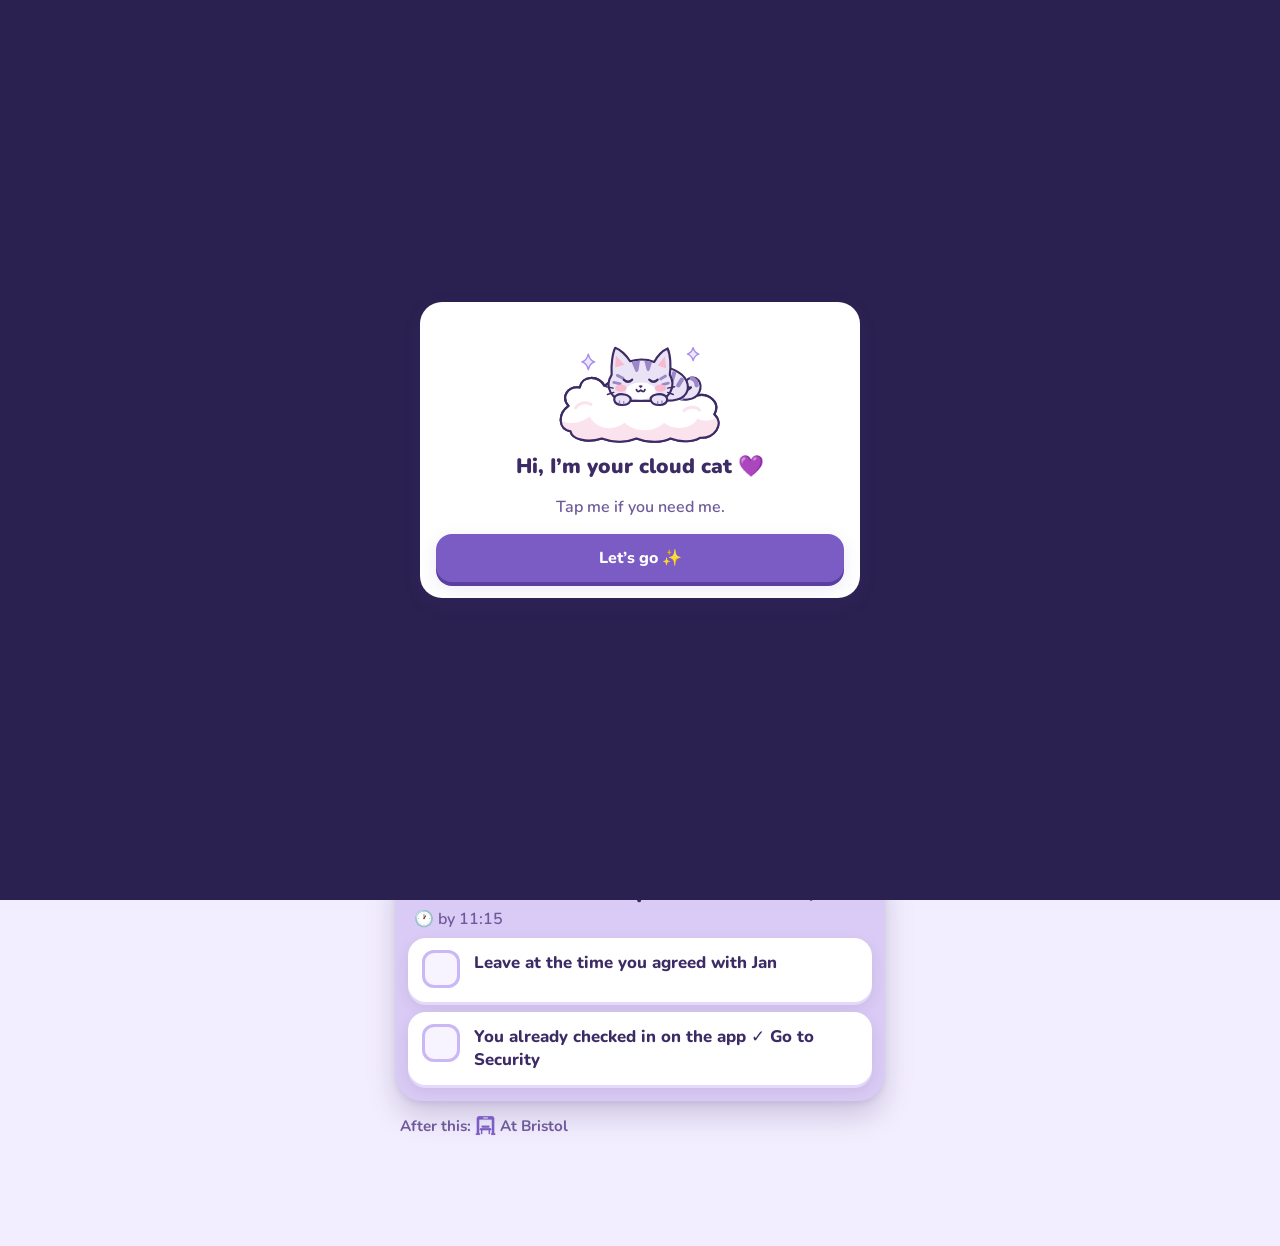
<file: index.html>
<!doctype html>
<html lang="en">
<head>
  <meta charset="utf-8" />
  <meta name="viewport" content="width=device-width, initial-scale=1, viewport-fit=cover" />
  <title>Cloud Cat</title>
  <meta name="description" content="A gentle step-by-step travel checklist with a little cloud cat." />
  <meta name="theme-color" content="#EDE6FF" />
  <meta name="color-scheme" content="light only" />
  <meta name="apple-mobile-web-app-capable" content="yes" />
  <meta name="apple-mobile-web-app-status-bar-style" content="default" />
  <meta name="apple-mobile-web-app-title" content="Cloud Cat" />
  <link rel="manifest" href="manifest.webmanifest" />
  <link rel="icon" href="assets/icon.svg" type="image/svg+xml" />
  <link rel="apple-touch-icon" href="icons/icon-180.png" />
  <link rel="preconnect" href="https://fonts.googleapis.com" />
  <link rel="preconnect" href="https://fonts.gstatic.com" crossorigin />
  <link href="https://fonts.googleapis.com/css2?family=Nunito:wght@500;700;800;900&display=swap" rel="stylesheet" />
  <link rel="stylesheet" href="styles.css" />
</head>
<body>
  <div id="sprite" hidden></div>

  <div id="app">
    <header class="sky" id="sky">
      <div class="sky-clouds" aria-hidden="true">
        <span class="puff p1"></span><span class="puff p2"></span>
      </div>
      <div class="stars-layer" id="stars" aria-hidden="true"></div>
      <nav class="section-pills" id="sectionPills" aria-label="Choose a day"></nav>
      <button class="cloudcat" id="cloudcat" aria-label="Tap the cat to pet him or get help"></button>
      <div class="bubble" id="bubble" role="status" aria-live="polite"></div>
      <div class="titles">
        <h1 id="title">Cloud Cat</h1>
        <p id="subtitle"></p>
      </div>
    </header>

    <div class="progress-wrap" id="progressWrap">
      <div class="progress" role="progressbar" aria-valuemin="0" aria-valuemax="100" id="progress">
        <div class="fill" id="fill"></div>
      </div>
      <div class="runner" id="runner" aria-hidden="true"></div>
      <span class="pct" id="pct">0%</span>
    </div>

    <main id="view" tabindex="-1"></main>

    <nav class="tabbar" aria-label="Main">
      <div id="toast" class="toast" role="status" aria-live="polite"></div>
      <button data-tab="today" class="on"><span>🏠</span>Today</button>
      <button data-tab="finished"><span>⭐</span>Finished</button>
      <button data-tab="wallet"><span>🎫</span>Wallet</button>
      <button data-tab="settings"><span>⚙️</span>Settings</button>
    </nav>
  </div>

  <div id="overlay" class="overlay" hidden></div>

  <script type="module" src="js/app.js"></script>
</body>
</html>
</file>
<file: styles.css>
/* ───────── Tokens ───────── */
:root {
  --bg: #F3EEFF;
  --sky-top: #E4D8FF;
  --sky-bot: #F6F1FF;
  --ink: #3D2B66;
  --ink-soft: #6E5A9A;
  --ink-faint: #9A8BC0;
  --card: #FFFFFF;
  --card-2: #F7F3FF;
  --line: #E3D9FA;
  --lav: #C9B8F5;
  --purple: #7B5CC4;
  --on-purple: #FFFFFF;
  --purple-press: #5B3FA0;
  --mint: #BDEBD8;
  --mint-deep: #54B78E;
  --calm: #EEE6FF;
  --info: #E6F0FF;
  --info-ink: #3F5C99;
  --if: #FFEDE6;
  --if-ink: #9A4F3A;
  --puff: .55;
  --icon: #7B5CC4;
  --panel: #D9CBF5;
  --panel-shadow: 0 14px 30px rgba(61, 43, 102, .22), 0 2px 6px rgba(61, 43, 102, .10);
  --shadow: 0 6px 18px rgba(86, 64, 150, .12);
  --press: 0 4px 0 #D9CCF6;
  --radius: 22px;
  --fs: 1;
  --run-dur: .7s;
  color-scheme: light only; /* always the lavender look; stops phones auto-darkening it */
}
:root[data-sky="night"] {
  --bg: #1C1733;
  --sky-top: #2A2150;
  --sky-bot: #1F1939;
  --ink: #F1EBFF;
  --ink-soft: #C8BBEB;
  --ink-faint: #8E80B8;
  --card: #2A2346;
  --card-2: #332A55;
  --line: #3F3466;
  --lav: #6E5AA8;
  --purple: #B49CF5;
  --on-purple: #1C1733;
  --purple-press: #6E58B0;
  --mint: #2F6B57;
  --mint-deep: #7DDBB4;
  --calm: #352C5C;
  --info: #26345A;
  --info-ink: #BFD3FF;
  --if: #4A2E33;
  --if-ink: #FFC9B8;
  --puff: .08;
  --icon: #C3AEF8;
  --panel: #17112B;
  --panel-shadow: 0 14px 30px rgba(0, 0, 0, .45), 0 2px 6px rgba(0, 0, 0, .3);
  --shadow: 0 6px 18px rgba(0, 0, 0, .35);
  --press: 0 4px 0 #151127;
  color-scheme: dark;
}
* { box-sizing: border-box; -webkit-tap-highlight-color: transparent; }
[hidden] { display: none !important; }
html { font-size: calc(16px * var(--fs)); background: var(--bg); }
body {
  margin: 0; background: var(--bg); color: var(--ink);
  font-family: Nunito, Quicksand, ui-rounded, system-ui, sans-serif; font-weight: 600;
  -webkit-font-smoothing: antialiased; overscroll-behavior-y: none;
}
button, input, textarea, select { font: inherit; color: inherit; }
button { cursor: pointer; border: 0; background: none; padding: 0; }
#app { max-width: 520px; margin: 0 auto; min-height: 100dvh; padding-bottom: calc(86px + env(safe-area-inset-bottom)); }

/* ───────── Sky ───────── */
.sky {
  position: relative; height: 222px; overflow: hidden;
  background: linear-gradient(180deg, var(--sky-top), var(--sky-bot));
  border-radius: 0 0 32px 32px;
  padding-top: env(safe-area-inset-top);
}
.sky-clouds .puff { position: absolute; background: #fff; opacity: var(--puff); border-radius: 999px; }
.puff.p1 { width: 120px; height: 38px; left: -30px; top: 120px; }
.puff.p2 { width: 90px; height: 30px; right: -20px; top: 70px; }

.section-pills {
  position: relative; z-index: 3; display: flex; gap: 6px; justify-content: center;
  padding: 10px 12px 0;
}
.section-pills button {
  padding: 6px 12px; border-radius: 999px; font-size: .82rem; font-weight: 800;
  background: color-mix(in srgb, var(--card) 70%, transparent); color: var(--ink-soft);
  box-shadow: 0 2px 0 var(--line); position: relative; transition: background .2s;
}
.section-pills button.on { background: var(--card); color: var(--ink); box-shadow: 0 3px 0 var(--lav); }
.section-pills button:active { top: 1px; }

.cloudcat {
  position: absolute; z-index: 2; left: 50%; top: calc(36px + env(safe-area-inset-top));
  width: 150px; margin-left: -75px; animation: float 4s ease-in-out infinite;
}
.cloudcat svg { width: 100%; height: auto; display: block; overflow: visible; }
@keyframes float { 0%, 100% { top: calc(36px + env(safe-area-inset-top, 0px)); } 50% { top: calc(29px + env(safe-area-inset-top, 0px)); } }
.meow #eyes-open, .meow #mouth-meow { display: inline !important; }
.meow #eyes-closed, .meow #mouth-smile { display: none !important; }

.titles { position: absolute; left: 0; right: 0; bottom: 14px; text-align: center; z-index: 2; pointer-events: none; }
.titles h1 { margin: 0; font-size: 1.55rem; font-weight: 900; letter-spacing: -.01em; }
.titles p { margin: 0; color: var(--ink-soft); font-size: .92rem; }

.stars-layer { position: absolute; inset: 0; z-index: 1; pointer-events: none; }
.star { position: absolute; width: 16px; height: 16px; margin: -8px 0 0 -8px; }
.star svg { width: 100%; height: 100%; display: block; }
.star.big { width: 36px; height: 36px; margin: -18px 0 0 -18px; }


.bubble {
  position: absolute; z-index: 4; right: 10px; top: calc(46px + env(safe-area-inset-top));
  max-width: min(200px, calc(50% - 40px)); padding: 8px 12px; border-radius: 16px 16px 16px 4px;
  background: var(--card); color: var(--ink); font-weight: 800; font-size: .88rem; line-height: 1.25;
  box-shadow: var(--shadow); visibility: hidden; pointer-events: none;
  transition: top .3s cubic-bezier(.3, 1.6, .5, 1), visibility 0s .3s;
}
.bubble.show { visibility: visible; top: calc(40px + env(safe-area-inset-top, 0px)); transition: top .3s cubic-bezier(.3, 1.6, .5, 1); }

/* ───────── Progress ───────── */
.progress-wrap { position: relative; margin: 14px max(18px, env(safe-area-inset-right, 0px)) 4px max(18px, env(safe-area-inset-left, 0px)); padding-top: 34px; }
.progress { height: 16px; border-radius: 999px; background: var(--card); box-shadow: inset 0 2px 4px rgba(80, 60, 140, .12); overflow: hidden; margin-right: 46px; }
.fill {
  height: 100%; width: 0; border-radius: 999px;
  background: linear-gradient(90deg, #C9B8F5, #A98BE8, #F9B9CF);
  transition: width 1.2s cubic-bezier(.3, .9, .3, 1);
}
@keyframes shimmer { to { background-position: -200% 0; } }
.pct { position: absolute; right: 0; bottom: -2px; font-weight: 900; font-size: .9rem; color: var(--ink-soft); }
.runner {
  position: absolute; top: -2px; left: 0; width: 52px; margin-left: -26px;
  transition: left 1.4s cubic-bezier(.3, .9, .3, 1);
}
.runner svg { width: 100%; height: auto; display: block; }
.runner #leg-fl, .runner #leg-br, .runner #leg-fr, .runner #leg-bl, .runner #tail { transform-box: fill-box; transform-origin: 50% 0; }
.runner[data-pose="a"] #leg-fl, .runner[data-pose="a"] #leg-br { transform: rotate(26deg); }
.runner[data-pose="a"] #leg-fr, .runner[data-pose="a"] #leg-bl { transform: rotate(-26deg); }
.runner[data-pose="b"] #leg-fl, .runner[data-pose="b"] #leg-br { transform: rotate(-26deg); }
.runner[data-pose="b"] #leg-fr, .runner[data-pose="b"] #leg-bl { transform: rotate(26deg); }
.runner[data-pose="b"] #tail { transform: rotate(-8deg); }
.runner.sprint { --run-dur: .22s; }

/* ───────── Generic cards / buttons ───────── */
main { padding-block: 8px 24px; padding-left: max(16px, env(safe-area-inset-left, 0px)); padding-right: max(16px, env(safe-area-inset-right, 0px)); outline: none; }
.card { background: var(--card); border-radius: var(--radius); box-shadow: var(--shadow); padding: 16px; margin: 12px 0; }
.btn {
  display: inline-flex; align-items: center; justify-content: center; gap: 8px; min-height: 48px; padding: 10px 18px;
  border-radius: 16px; background: var(--card); box-shadow: var(--press), var(--shadow); font-weight: 800;
  position: relative; top: 0; transition: top .12s, box-shadow .12s;
}
.btn:active { top: 3px; box-shadow: 0 1px 0 var(--line); }
.btn.primary { background: var(--purple); color: var(--on-purple); box-shadow: 0 4px 0 var(--purple-press), var(--shadow); }
.btn.soft { background: var(--card-2); box-shadow: 0 3px 0 var(--line); }
.btn.small { min-height: 40px; padding: 6px 14px; font-size: .9rem; border-radius: 13px; }
.btn.block { width: 100%; }
.link { color: var(--ink-soft); font-weight: 800; font-size: .92rem; padding: 10px 4px; min-height: 44px; }
.row { display: flex; gap: 10px; align-items: center; }
.row.between { justify-content: space-between; }
.muted { color: var(--ink-soft); }
.h2 { font-size: 1.25rem; font-weight: 900; margin: 18px 0 6px; }
.h3 { font-size: .8rem; font-weight: 900; letter-spacing: .08em; text-transform: uppercase; color: var(--ink-faint); margin: 18px 4px 6px; }

/* ───────── Picker ───────── */
.picker-ask { font-size: 1.2rem; font-weight: 900; margin: 16px 2px 2px; }
.picker { display: grid; grid-template-columns: 1fr 1fr; gap: 12px; margin-top: 10px; }
.gcard {
  position: relative; text-align: left; background: var(--card); border-radius: 20px; padding: 14px 14px 12px; min-height: 108px;
  box-shadow: 0 4px 0 var(--line), var(--shadow); top: 0; transition: top .12s, box-shadow .12s;
  display: flex; flex-direction: column; gap: 4px; animation: pop-in .4s cubic-bezier(.3, 1.5, .5, 1) backwards;
}
.gcard:active { top: 3px; box-shadow: 0 1px 0 var(--line); }
.gcard .gicon { font-size: 1.6rem; }
.gcard .gname { font-weight: 900; font-size: 1.02rem; line-height: 1.15; }
.gcard .gmeta { font-size: .82rem; color: var(--ink-soft); }
.gcard .gdot { position: absolute; top: 12px; right: 12px; width: 22px; height: 22px; }
.gcard .gdot svg { width: 100%; height: 100%; }
.gcard.first { grid-column: 1 / -1; min-height: 0; flex-direction: row; align-items: center; gap: 12px; background: linear-gradient(120deg, var(--card), var(--calm)); }
.gcard.bonus { background: var(--card-2); box-shadow: 0 3px 0 var(--line); }
.gcard.done { opacity: .62; }
.gcard.done .gdot { width: 30px; height: 30px; top: 8px; right: 8px; }
.badge { display: inline-block; font-size: .7rem; font-weight: 900; letter-spacing: .04em; padding: 3px 8px; border-radius: 999px; background: var(--mint); color: var(--ink); width: max-content; }
.badge.bonus { background: var(--calm); color: var(--ink-soft); }
@keyframes pop-in { from { top: 10px; } to { top: 0; } }

/* ───────── Group / stage view ───────── */
.topbar { display: flex; justify-content: space-between; align-items: center; margin: 6px 0 0; }
.scene { position: relative; border-radius: 24px; overflow: hidden; box-shadow: var(--shadow); margin: 8px 0 12px; animation: pop-in .45s ease backwards; background: var(--card-2); }
.scene svg { display: block; width: 100%; height: auto; }
.gtitle { display: flex; align-items: baseline; justify-content: space-between; gap: 8px; margin: 4px 2px 2px; }
.gtitle h2 { margin: 0; font-size: 1.4rem; font-weight: 900; }
.gtitle .of { color: var(--ink-soft); font-weight: 800; white-space: nowrap; }
.gintro { margin: 2px 2px 8px; color: var(--ink-soft); }
.nextup { display: inline-block; font-size: .75rem; font-weight: 900; letter-spacing: .08em; text-transform: uppercase; background: var(--mint); padding: 4px 10px; border-radius: 999px; margin: 6px 2px 0; }

.steps { list-style: none; margin: 8px 0 0; padding: 0; display: flex; flex-direction: column; gap: 10px; }
.step {
  display: flex; gap: 14px; align-items: flex-start; background: var(--card); border-radius: 18px; padding: 14px;
  box-shadow: 0 3px 0 var(--line), var(--shadow);
}
.step { position: relative; }
.step.enter { animation: slide-in .45s cubic-bezier(.3, 1.3, .5, 1) backwards; }
@keyframes slide-in { from { top: 16px; } to { top: 0; } }
.step.t-calm { background: var(--calm); }
.step.done { opacity: .6; }
.step.done .txt > .main { text-decoration: line-through; text-decoration-color: var(--ink-faint); }
.check {
  flex: 0 0 38px; width: 38px; height: 38px; border-radius: 12px; background: var(--card-2);
  box-shadow: inset 0 0 0 3px var(--lav); display: grid; place-items: center; margin-top: -2px;
  transition: background .2s, box-shadow .2s;
}
.check svg { width: 24px; height: 24px; }
.check path { fill: none; stroke: #fff; stroke-width: 4; stroke-linecap: round; stroke-linejoin: round; stroke-dasharray: 30; stroke-dashoffset: 30; }
.step.done .check { background: var(--mint-deep); box-shadow: inset 0 0 0 3px var(--mint-deep); }
.step.done .check path { stroke-dashoffset: 0; transition: stroke-dashoffset .3s .05s ease-out; }
.check.squish { animation: squish .42s cubic-bezier(.3, 1.6, .5, 1); }
@keyframes squish { 0% { box-shadow: inset 0 0 0 3px var(--lav); border-radius: 12px; } 35% { box-shadow: inset 0 0 0 19px var(--mint-deep); border-radius: 19px; } 100% { box-shadow: inset 0 0 0 3px var(--mint-deep); border-radius: 12px; } }
.txt { flex: 1; min-width: 0; line-height: 1.35; font-size: 1.05rem; }
.txt .main { font-weight: 800; }
.chips { display: flex; flex-wrap: wrap; gap: 6px; margin-top: 8px; }
.chip { padding: 4px 10px; border-radius: 999px; background: var(--card-2); box-shadow: 0 2px 0 var(--line); font-weight: 800; font-size: .9rem; }
.detail { margin-top: 8px; font-size: .92rem; color: var(--ink-soft); white-space: pre-line; background: var(--card-2); border-radius: 12px; padding: 8px 10px; }
.opens { display: inline-block; margin-top: 6px; font-size: .82rem; font-weight: 800; color: var(--ink-soft); background: var(--calm); padding: 3px 10px; border-radius: 999px; }
.say {
  display: flex; align-items: center; gap: 10px; width: 100%; text-align: left; margin-top: 10px; padding: 10px 12px; border-radius: 14px;
  background: var(--card-2); box-shadow: 0 3px 0 var(--line); font-weight: 800; font-size: 1rem; line-height: 1.3;
}
.say { position: relative; }
.say:active { top: 2px; box-shadow: 0 1px 0 var(--line); }
.say .lbl { font-size: .7rem; letter-spacing: .08em; text-transform: uppercase; color: var(--ink-faint); display: block; }
.mini-actions { display: flex; flex-wrap: wrap; gap: 8px; margin-top: 10px; }
.inline-fields { display: grid; grid-template-columns: 1fr 1fr; gap: 8px; margin-top: 10px; }
.note { list-style: none; background: var(--info); color: var(--info-ink); border-radius: 16px; padding: 12px 14px; font-weight: 700; line-height: 1.35; }
.note::before { content: '🦋  '; }
.donebar { display: flex; justify-content: space-between; align-items: center; color: var(--ink-soft); font-weight: 800; padding: 2px 4px; }

.ifbox { margin-top: 16px; border-radius: 18px; background: var(--if); color: var(--if-ink); overflow: hidden; }
.ifbox > button { width: 100%; text-align: left; padding: 14px 16px; font-weight: 900; display: flex; justify-content: space-between; min-height: 48px; }
.ifbox .ifs { padding: 0 14px 14px; display: flex; flex-direction: column; gap: 10px; }
.ifitem { background: color-mix(in srgb, var(--card) 70%, transparent); color: var(--ink); border-radius: 14px; padding: 10px 12px; }
.ifitem b { display: block; color: var(--if-ink); }
.after { margin: 14px 4px 0; color: var(--ink-soft); font-weight: 700; font-size: .95rem; }

.timestrip { background: var(--card); border-radius: 18px; box-shadow: var(--shadow); margin: 6px 0 8px; overflow: hidden; }
.timestrip > button { width: 100%; padding: 10px 14px; display: flex; justify-content: space-between; align-items: center; gap: 8px; font-weight: 800; min-height: 48px; text-align: left; }
.timestrip .clock { color: var(--ink-soft); font-size: .9rem; white-space: nowrap; }
.timestrip ul { list-style: none; margin: 0; padding: 0 14px 12px; display: grid; gap: 6px; }
.timestrip li { display: flex; gap: 10px; align-items: center; }
.timestrip li b { min-width: 52px; }
.timestrip li.past { opacity: .5; }
.countdown { font-size: .85rem; color: var(--ink-soft); padding: 0 14px 10px; }

.parts { display: flex; background: var(--card-2); border-radius: 16px; padding: 4px; gap: 4px; margin: 8px 0; }
.parts button { flex: 1; padding: 10px 6px; border-radius: 12px; font-weight: 800; font-size: .9rem; color: var(--ink-soft); min-height: 44px; }
.parts button.on { background: var(--card); color: var(--ink); box-shadow: 0 2px 0 var(--line); }

.calm-pill {
  display: block; width: 100%; margin: 0 0 6px; padding: 12px 16px; border-radius: 16px;
  background: var(--calm); color: var(--ink); font-weight: 900; box-shadow: 0 3px 0 var(--lav);
}
.calm-pill { position: relative; }
.calm-pill:active { top: 2px; box-shadow: 0 1px 0 var(--lav); }

.donecard { text-align: center; padding: 26px 18px; }
.donecard .big { font-size: 1.5rem; font-weight: 900; margin: 8px 0 4px; }
.constellation { display: flex; flex-wrap: wrap; justify-content: center; gap: 6px; margin: 10px 0; }
.constellation span { width: 34px; height: 34px; display: inline-block; position: relative; animation: pop-in .5s backwards; }
.constellation svg { width: 100%; height: 100%; }

/* ───────── Tab bar ───────── */
.tabbar {
  position: fixed; z-index: 30; left: 0; right: 0; margin: 0 auto; bottom: 0; width: min(520px, 100%);
  display: grid; grid-template-columns: repeat(4, 1fr); gap: 4px; padding: 8px max(10px, env(safe-area-inset-right, 0px)) calc(8px + env(safe-area-inset-bottom, 0px)) max(10px, env(safe-area-inset-left, 0px));
  background: var(--card);
  border-top: 2px solid var(--line);
}
.tabbar button { display: flex; flex-direction: column; align-items: center; gap: 2px; padding: 6px 0; border-radius: 14px; font-size: .78rem; font-weight: 800; color: var(--ink-soft); min-height: 52px; }
.tabbar button span { font-size: 1.3rem; position: relative; top: 0; line-height: 0; }
.tabbar button span .ic { width: 30px; height: 30px; }
.tabbar button.on { background: var(--calm); color: var(--ink); }
.tabbar button.on span { top: -2px; }

/* ───────── Overlay / sheets ───────── */
.overlay {
  position: fixed; inset: 0; z-index: 50; background: #2A2150;
  display: flex; flex-direction: column; justify-content: flex-end; align-items: center;
}
.overlay.center { justify-content: center; }
.overlay.closing { visibility: hidden; }
.sheet {
  width: min(520px, 100%); max-height: 88dvh; overflow: auto; background: var(--bg); border-radius: 28px 28px 0 0;
  padding: 18px 18px calc(22px + env(safe-area-inset-bottom)); position: relative; animation: rise .35s cubic-bezier(.3, 1.2, .5, 1) backwards;
}
.sheet.tall { height: 88dvh; display: flex; flex-direction: column; }
@keyframes rise { from { top: 50px; } to { top: 0; } }
.sheet-head { display: flex; justify-content: space-between; align-items: center; margin-bottom: 8px; }
.sheet-head h3 { margin: 0; font-size: 1.25rem; font-weight: 900; }
.x { width: 44px; height: 44px; border-radius: 14px; background: var(--card); box-shadow: 0 3px 0 var(--line); font-size: 1.1rem; }

.petstage { display: flex; flex-direction: column; align-items: center; gap: 18px; padding: 20px; width: min(420px, 100%); }
.petcat { width: min(300px, 80vw); touch-action: none; position: relative; top: 0; animation: petfloat 4s ease-in-out infinite; }
@keyframes petfloat { 50% { top: -8px; } }
.petcat svg { width: 100%; height: auto; display: block; overflow: visible; }
.petcat.petting svg { animation: purr .12s linear infinite; }
@keyframes purr { 50% { margin-top: 1px; } }
.pethint { color: #fff; font-weight: 800; text-align: center; min-height: 1.4em; text-shadow: 0 1px 4px rgba(0, 0, 0, .3); }
.petbtns { display: flex; gap: 12px; }
.petbtns .btn { min-width: 130px; font-size: 1.05rem; }
.petstage { position: relative; }
.heart { position: absolute; z-index: 2; pointer-events: none; font-size: 22px; animation: heart 1.4s ease-out forwards; }
@keyframes heart { 0% { margin-top: 0; margin-left: -11px; font-size: 12px; } 100% { margin-top: -90px; margin-left: calc(-11px + var(--dx)); font-size: 24px; } }

.helplist { display: flex; flex-direction: column; gap: 10px; }
.helpbtn { text-align: left; padding: 14px 16px; border-radius: 16px; background: var(--card); box-shadow: 0 3px 0 var(--line); font-weight: 800; min-height: 52px; }
.helpbtn.if { background: var(--if); color: var(--if-ink); }
.helpbtn.calm { background: var(--calm); }
.helpbtn.heart-btn { background: linear-gradient(120deg, #FBE3EE, #EEE6FF); color: #3D2B66; }
.helpbtn { position: relative; }
.helpbtn:active { top: 2px; box-shadow: 0 1px 0 var(--line); }
.answer { font-size: 1.25rem; font-weight: 800; line-height: 1.45; margin: 8px 0 12px; }

.chat { flex: 1; overflow: auto; display: flex; flex-direction: column; gap: 10px; padding: 6px 2px 10px; }
.msg { max-width: 86%; padding: 10px 14px; border-radius: 18px; line-height: 1.4; white-space: pre-wrap; position: relative; animation: pop-in .3s backwards; }
.msg.user { align-self: flex-end; background: var(--purple); color: var(--on-purple); border-bottom-right-radius: 6px; }
.msg.assistant { align-self: flex-start; background: var(--card); box-shadow: var(--shadow); border-bottom-left-radius: 6px; }
.msg.assistant::before { content: '🐱 '; }
.typing span { display: inline-block; position: relative; top: 0; width: 7px; height: 7px; margin: 0 2px; border-radius: 50%; background: var(--ink-faint); animation: dots 1s infinite; }
.typing span:nth-child(2) { animation-delay: .15s; } .typing span:nth-child(3) { animation-delay: .3s; }
@keyframes dots { 50% { top: -4px; } }
.composer { display: flex; gap: 8px; align-items: flex-end; }
.composer textarea { flex: 1; resize: none; min-height: 48px; max-height: 120px; }

.bigsay {
  position: fixed; inset: 0; z-index: 70; background: #FFFDF8; color: #2A1E4D; display: flex; flex-direction: column;
  justify-content: center; align-items: center; padding: 28px; text-align: center;
}
.bigsay p { font-size: clamp(1.8rem, 8vw, 3rem); font-weight: 900; line-height: 1.25; margin: 0 0 24px; white-space: pre-wrap; }
.bigsay small { color: #7A6CA3; font-weight: 800; }

.breathe { position: relative; width: 140px; height: 140px; margin: 10px auto 16px; display: grid; place-items: center; font-weight: 900; color: #3D2B66; }
.breathe::before { content: ''; position: absolute; left: 50%; top: 50%; width: 100px; height: 100px; margin: -50px 0 0 -50px; border-radius: 50%; background: radial-gradient(circle, #E9DEFF, #B79CF2); animation: breathe 10s ease-in-out infinite; }
.breathe span { position: relative; z-index: 1; }
@keyframes breathe { 40% { width: 140px; height: 140px; margin: -70px 0 0 -70px; } }

.celebrate { text-align: center; color: #fff; padding: 24px; }
.celebrate h2 { font-size: 2rem; margin: 10px 0 4px; }
.celebrate p { font-size: 1.15rem; }

/* ───────── Forms / wallet / settings ───────── */
label.field { display: block; margin: 10px 0; font-weight: 800; }
label.field > span { display: block; font-size: .85rem; color: var(--ink-soft); margin-bottom: 4px; }
input[type="text"], input[type="tel"], input[type="url"], input[type="password"], textarea, select {
  width: 100%; padding: 12px 14px; border-radius: 14px; border: 2px solid var(--line); background: var(--card-2); font-weight: 700; outline: none;
}
input:focus, textarea:focus, select:focus { border-color: var(--lav); }
.seg { display: flex; flex-wrap: wrap; gap: 6px; }
.seg button { padding: 10px 14px; border-radius: 12px; background: var(--card-2); font-weight: 800; box-shadow: 0 2px 0 var(--line); min-height: 44px; }
.seg button.on { background: var(--purple); color: var(--on-purple); box-shadow: 0 2px 0 var(--purple-press); }
.toggle { display: flex; justify-content: space-between; align-items: center; padding: 10px 0; font-weight: 800; min-height: 48px; }
.switch { width: 54px; height: 32px; border-radius: 999px; background: var(--line); position: relative; transition: background .2s; flex: 0 0 auto; }
.switch::after { content: ''; position: absolute; top: 4px; left: 4px; width: 24px; height: 24px; border-radius: 50%; background: #fff; box-shadow: 0 2px 4px rgba(0, 0, 0, .15); transition: left .25s cubic-bezier(.3, 1.4, .5, 1); }
.switch.on { background: var(--mint-deep); }
.switch.on::after { left: 26px; }
input[type="range"] { width: 100%; accent-color: var(--purple); }

.tickets { display: grid; grid-template-columns: 1fr 1fr; gap: 12px; }
.ticket { background: var(--card); border-radius: 18px; box-shadow: var(--shadow); overflow: hidden; display: flex; flex-direction: column; }
.ticket .thumb { height: 120px; background: var(--card-2); display: grid; place-items: center; font-size: 2.4rem; overflow: hidden; }
.ticket .thumb img { width: 100%; height: 100%; object-fit: cover; }
.ticket .tl { padding: 8px 10px; }
.ticket input { padding: 6px 8px; font-size: .9rem; border-radius: 10px; }
.ticket .tact { display: flex; justify-content: space-between; padding: 0 6px 8px; }
.addticket { min-height: 172px; border: 3px dashed var(--lav); border-radius: 18px; display: grid; place-items: center; font-weight: 900; color: var(--ink-soft); text-align: center; }
.viewer { position: fixed; inset: 0; z-index: 70; background: #fff; display: flex; flex-direction: column; }
.viewer .vbar { display: flex; justify-content: space-between; align-items: center; padding: calc(10px + env(safe-area-inset-top)) 12px 10px; background: #F3EEFF; color: #3D2B66; font-weight: 800; }
.viewer .vbody { flex: 1; overflow: auto; display: grid; place-items: center; background: #fff; }
.viewer img { max-width: 100%; max-height: 100%; object-fit: contain; }
.viewer iframe { width: 100%; height: 100%; border: 0; }
.infocard { background: var(--card); border-radius: 18px; box-shadow: var(--shadow); padding: 12px 14px; margin: 10px 0; }

.fin-section { margin: 14px 0; }
.fin-group { display: flex; align-items: center; gap: 12px; padding: 12px; background: var(--card); border-radius: 16px; box-shadow: 0 3px 0 var(--line); margin: 8px 0; width: 100%; text-align: left; }
.fin-group .s { width: 34px; height: 34px; flex: 0 0 34px; }
.fin-group .s svg { width: 100%; height: 100%; }
.fin-steps { margin: 0 0 8px 12px; padding: 0; list-style: none; }
.fin-steps li { padding: 6px 0; display: flex; gap: 8px; align-items: center; }
.stat { display: flex; gap: 10px; }
.stat > div { flex: 1; background: var(--card); border-radius: 18px; box-shadow: var(--shadow); padding: 12px; text-align: center; }
.stat b { display: block; font-size: 1.6rem; font-weight: 900; }

.toast { grid-column: 1 / -1; display: none; text-align: center; background: var(--ink); color: var(--bg); padding: 9px 14px; border-radius: 12px; font-weight: 800; margin-bottom: 4px; }
.toast.show { display: block; }

/* ───────── Reduced motion ───────── */
.reduce-motion *, .reduce-motion *::before, .reduce-motion *::after { animation-duration: .001s !important; animation-iteration-count: 1 !important; transition-duration: .001s !important; }
@media (prefers-reduced-motion: reduce) {
  *, *::before, *::after { animation-duration: .001s !important; animation-iteration-count: 1 !important; transition-duration: .001s !important; }
}

/* Checklist panel: a soft raised surface behind the steps so they read clearly */
.panel { background: var(--panel); border-radius: 26px; padding: 14px 12px 16px; margin: 4px 0 8px; box-shadow: var(--panel-shadow); }
.panel .gtitle { margin-top: 0; padding: 0 4px; }
.panel .gintro { padding: 0 4px; }
.panel .step { box-shadow: 0 3px 0 var(--line), 0 6px 14px rgba(61, 43, 102, .10); }

/* Pastel icons */
.ic { display: inline-block; width: 1.35em; height: 1.35em; vertical-align: -0.3em; background-color: var(--icon);
  -webkit-mask-size: contain; mask-size: contain; -webkit-mask-repeat: no-repeat; mask-repeat: no-repeat; -webkit-mask-position: center; mask-position: center; }
.tabbar button.on .ic { background-color: var(--purple); }
.tabbar button:not(.on) .ic { background-color: var(--ink-faint); }
.gcard .gicon { line-height: 0; }
.gcard .gicon .ic { width: 46px; height: 46px; }
.gcard.first .gicon .ic { width: 52px; height: 52px; }
.gtitle h2 .ic { width: 1.3em; height: 1.3em; vertical-align: -0.25em; }
.section-pills .ic { width: 1.25em; height: 1.25em; vertical-align: -0.32em; }
.h3 .ic { width: 1.6em; height: 1.6em; vertical-align: -0.55em; }

/* Overwhelmed pop-up: short and calm */
.calm-card { position: relative; width: min(400px, calc(100% - 32px)); text-align: center; padding: 22px 18px 20px; }
.calm-x { position: absolute; top: 12px; right: 12px; }
.calm-line { font-size: 1.45rem; font-weight: 900; margin: 4px 0 16px; text-wrap: balance; }
.calm-actions { display: grid; grid-template-columns: 1fr 1fr; gap: 10px; }
.calm-actions .btn { width: 100%; padding: 10px 8px; }
.calm-num { margin: 12px 0 0; color: var(--ink-soft); font-weight: 800; user-select: text; }

/* Tick → the step quietly melts into the panel, then the gap closes (layout/paint only, no GPU layers) */
.step.leaving { overflow: hidden; pointer-events: none; animation: step-melt .7s ease-in-out forwards; }
.step.leaving .txt, .step.leaving .txt * { animation: melt-text .35s ease-out forwards; }
.step.leaving .check { animation: melt-check .35s ease-out forwards; }
@keyframes step-melt {
  0%   { max-height: var(--h); background-color: var(--card); box-shadow: 0 3px 0 var(--line), 0 6px 14px rgba(61, 43, 102, .10); }
  50%  { max-height: var(--h); background-color: var(--panel); box-shadow: 0 0 0 transparent; }
  100% { max-height: 0; background-color: var(--panel); box-shadow: 0 0 0 transparent; padding-top: 0; padding-bottom: 0; margin-bottom: -10px; }
}
@keyframes melt-text { to { color: transparent; text-decoration-color: transparent; border-color: transparent; background-color: transparent; } }
.step.leaving .check path { animation: melt-stroke .3s ease-out forwards; }
@keyframes melt-stroke { to { stroke: transparent; } }
@keyframes melt-check { to { background-color: var(--panel); box-shadow: inset 0 0 0 3px transparent; } }
.panel { overflow: hidden; }

/* One at a time / Whole view switch */
.viewbar { display: flex; background: var(--card-2); border-radius: 14px; padding: 4px; gap: 4px; margin: 6px 0 8px; }
.viewbtn { flex: 1; min-height: 40px; border-radius: 11px; font-weight: 800; font-size: .9rem; color: var(--ink-soft); position: relative; }
.viewbtn.on { background: var(--card); color: var(--ink); box-shadow: 0 2px 0 var(--line); }

/* Whole view */
.whole-part { margin: 18px 4px 4px; font-size: .78rem; font-weight: 900; letter-spacing: .08em; text-transform: uppercase; color: var(--ink-faint); }
.whole-divider { display: flex; align-items: center; gap: 10px; margin: 18px 0 8px; padding: 10px 4px 0; border-top: 2px dashed var(--lav); font-weight: 900; font-size: 1.1rem; }
.panel > .whole-divider:first-child, .panel > .whole-part:first-child + .whole-divider { margin-top: 2px; border-top: 0; padding-top: 0; }
.panel > .whole-part:first-child { margin-top: 2px; }
.whole-name { flex: 1; min-width: 0; }
.whole-count { color: var(--ink-soft); font-size: .9rem; }
.whole-star { width: 26px; height: 26px; flex: 0 0 26px; }
.whole-star svg { width: 100%; height: 100%; }
.whole-steps { margin-top: 4px; }
</file>
